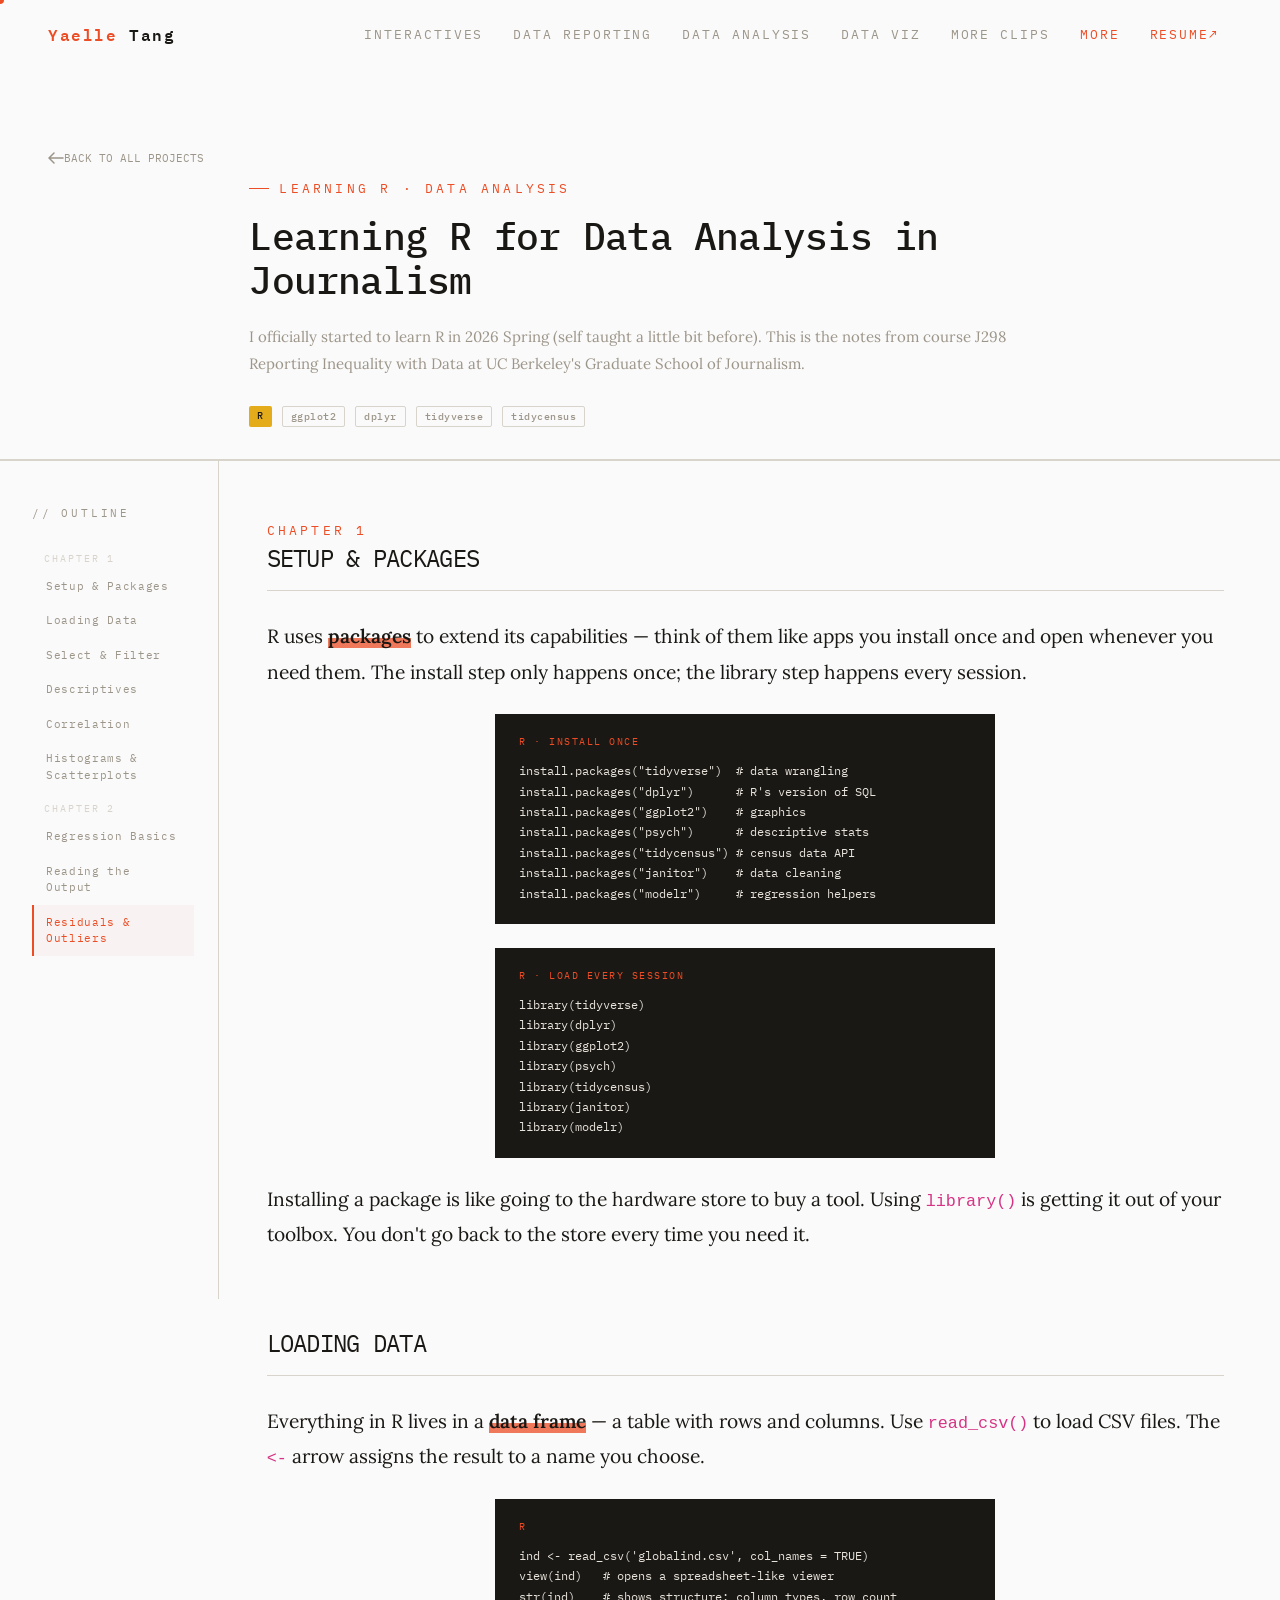
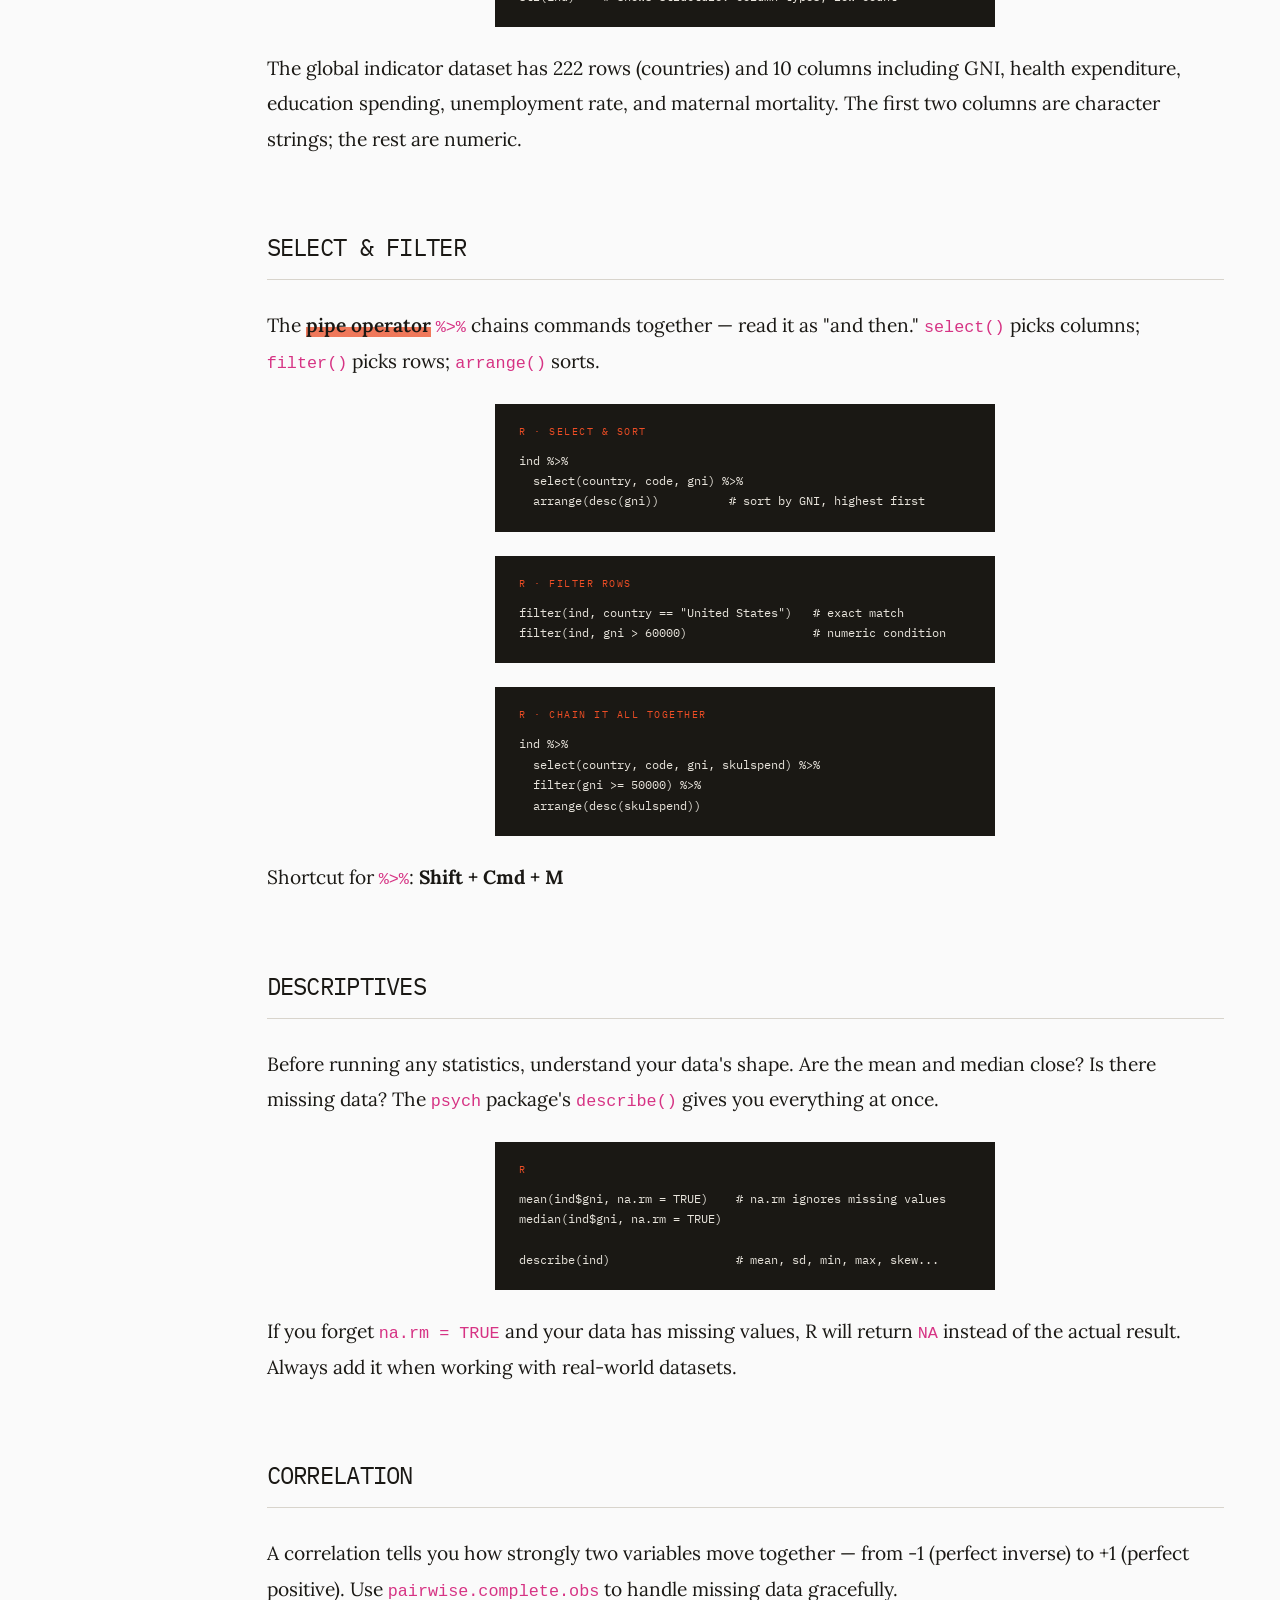
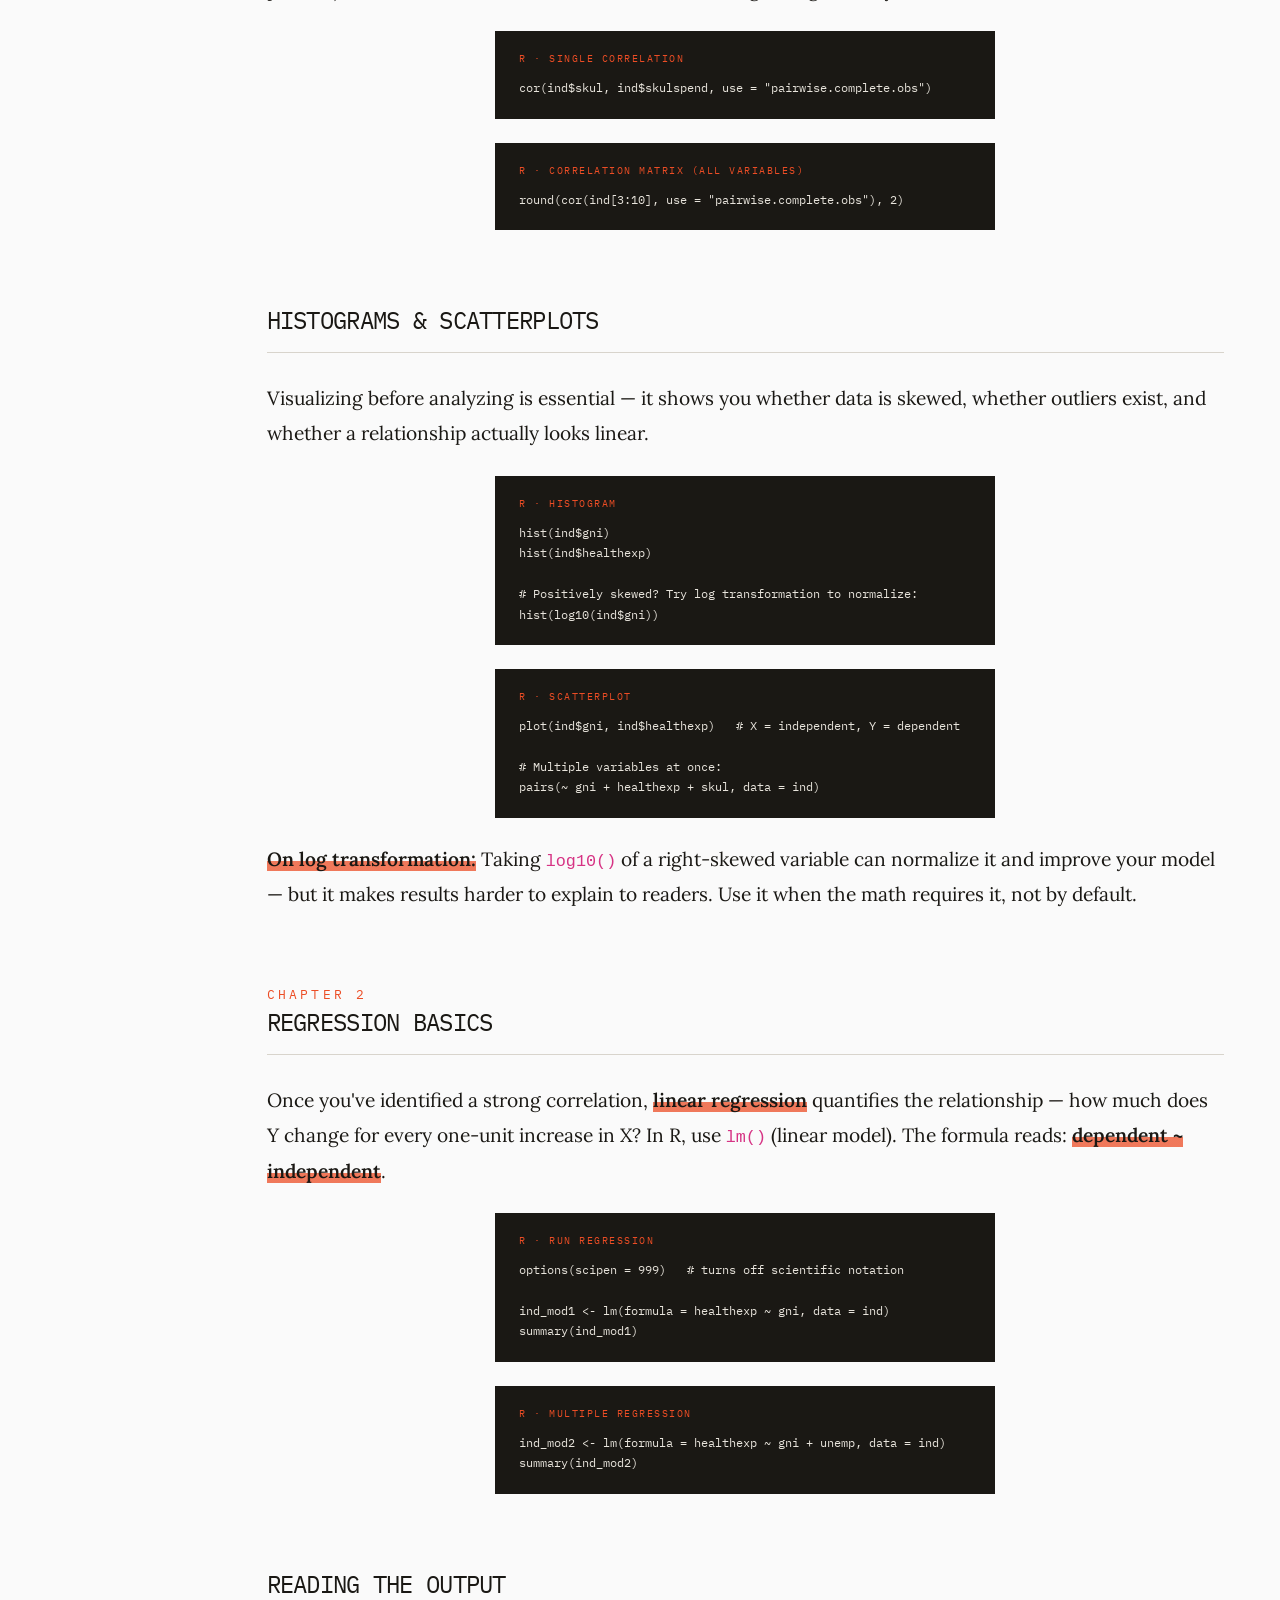
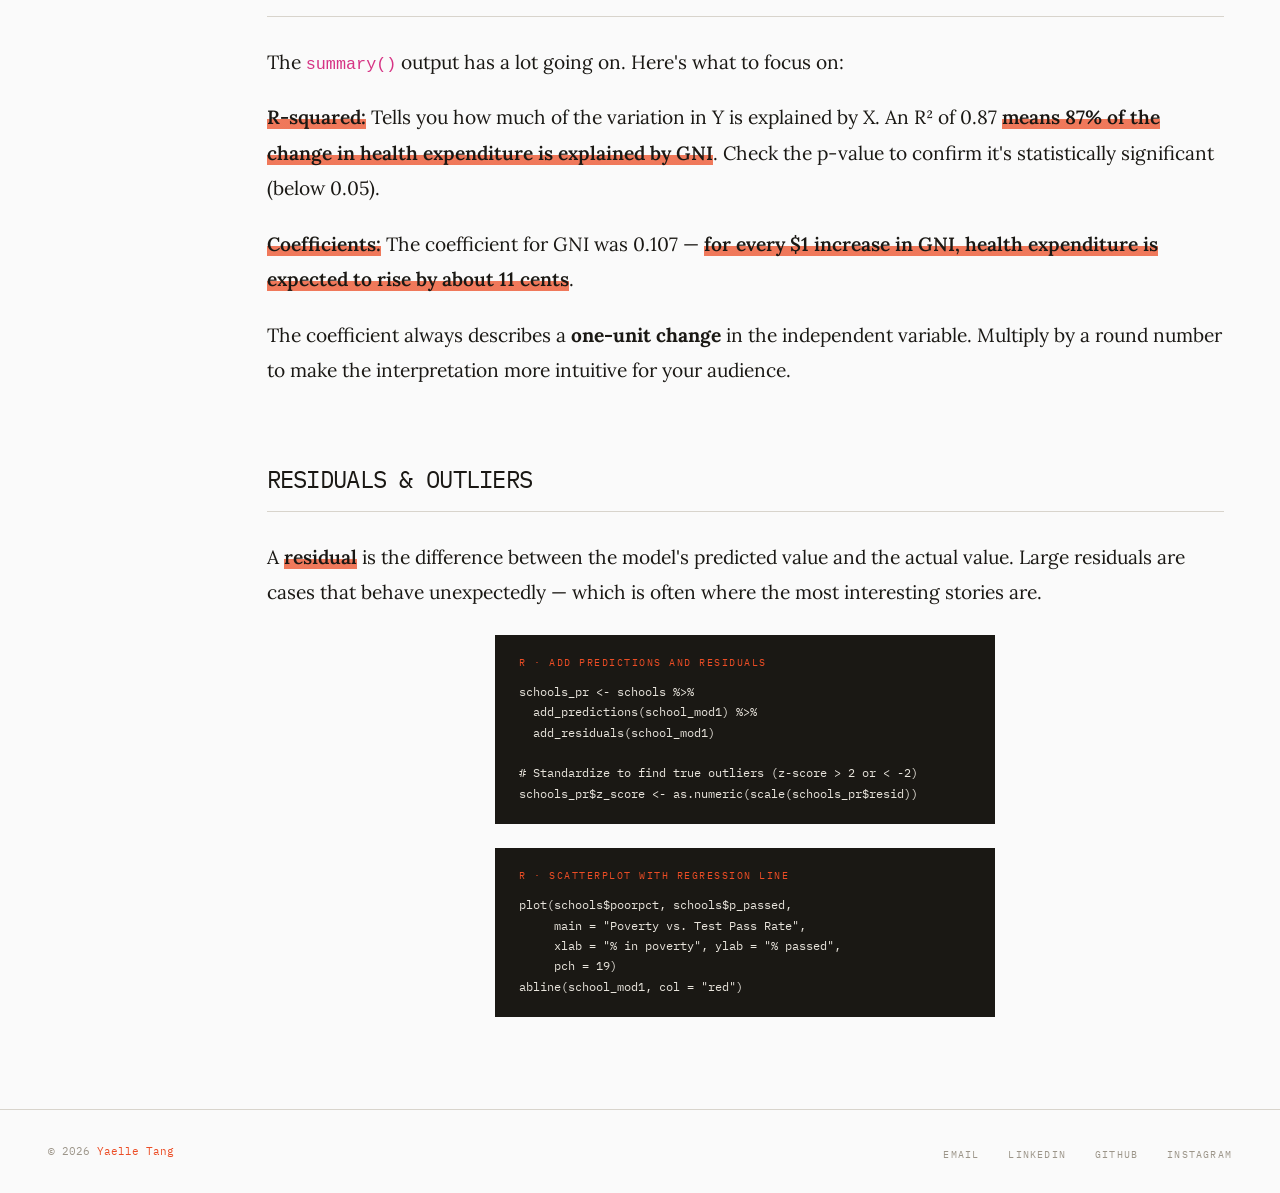
<file: projects/r-notes.html>
<!DOCTYPE html>
<html lang="en">

<head>
  <meta charset="UTF-8">
  <meta name="viewport" content="width=device-width, initial-scale=1.0">
  <title>R for Data Jounalism</title>

  <link rel="icon" type="image/png" href="../img/icon.png" />

  <!-- Google font -->
  <link rel="preconnect" href="https://fonts.googleapis.com">
  <link
    href="https://fonts.googleapis.com/css2?family=IBM+Plex+Mono:ital,wght@0,400;0,500;0,600;1,400&family=Lora:ital,wght@0,400;0,600;1,400&display=swap"
    rel="stylesheet">

  <!-- Bootstrap 5 -->
  <link href="https://cdn.jsdelivr.net/npm/bootstrap@5.3.3/dist/css/bootstrap.min.css" rel="stylesheet">

  <!-- CSS -->
  <link rel="stylesheet" href="../css/style.css">
  <link rel="stylesheet" href="../css/subpage.css">
</head>



<body>

  <div class="cursor" id="cursor"></div>

  <!-- =====NAV===== -->
  <nav class="navbar navbar-expand-lg fixed-top" id="mainNav">
    <div class="container-fluid px-5">
      <a class="navbar-brand" href="../index.html"><span>Yaelle </span>Tang</a>
      <div class="d-flex gap-1 align-items-center">
        <a class="nav-link" href="../index.html#interactives">Interactives</a>
        <a class="nav-link" href="../index.html#data-reporting">Data Reporting</a>
        <a class="nav-link" href="../index.html#analysis">Data Analysis</a>
        <a class="nav-link" href="../index.html#dataviz">Data Viz</a>
        <a class="nav-link" href="../index.html#more-clips">More Clips</a>
        <a class="nav-link hi" href="../index.html#about">More</a>
        <a class="nav-link hi" href="../YaelleTang_Resume_2026.pdf" target="_blank">Resume↗</a>
      </div>
    </div>
  </nav>

  <!-- ═══════════════════════════════════════
       PROJECT HERO
  ═══════════════════════════════════════ -->
  <section class="project-hero mt-5">
    <div class="container-fluid px-5 mt-3">

      <!-- back link -->
      <div class="mb-2">
        <a href="../index.html" class="back-link">
          <svg width="16" height="12" viewBox="0 0 16 12" fill="none">
            <path d="M6 1L1 6L6 11M15 6H1" stroke="currentColor" stroke-width="1.5" stroke-linecap="round" />
          </svg>
          Back to all projects
        </a>
      </div>

      <div class="row align-items-stretch justify-content-center">
        <!-- Top summary -->
        <div class="col-lg-8 d-flex flex-column justify-content-center">
          <div class="project-eyebrow">Learning R · Data Analysis</div>
          <h1 class="project-title">Learning R for
            Data Analysis in Journalism</h1>
          <p class="project-summary">
            I officially started to learn R in 2026 Spring (self taught a little bit before). This is the notes from
            course <span>J298 Reporting Inequality with Data</span> at UC Berkeley's Graduate School of Journalism.
          </p>
          <div class="project-hero-tags">
            <span class="tag tag-yellow">R</span><span class="tag tag-outline">ggplot2</span><span
              class="tag tag-outline">dplyr</span><span class="tag tag-outline">tidyverse</span><span
              class="tag tag-outline">tidycensus</span>
          </div>
        </div>

      </div>

    </div>
  </section>

  <!-- ═══════════════════════════════════════
       Notes
  ═══════════════════════════════════════ -->
  <div class="work-section">
    <div class="container-fluid px-2">
      <div class="row g-0">

        <!-- sticky sidebar -->
        <div class="col-lg-2 d-none d-lg-block">
          <div class="work-sidebar">
            <span class="sidebar-label">// Outline</span>
          </div>
        </div>

        <!-- Main content -->
        <div class="col-lg-10 col-12">
          <div class="work-main">

            <!-- ══════ CHAPTER 1 ══════ -->
            <div class="work-block" id="c1-1">
              <div class="chapter-title" id="c1">
                Chapter 1
              </div>
              <div class="block-header">
                <span class="block-title"> Setup & Packages</span>
              </div>
              <p class="section-body">
                R uses <span>packages</span> to extend its capabilities — think of them like apps you install once
                and open whenever you need them. The install step only happens once; the library step happens every
                session.
              </p>
              <div class="code-block">
                <div class="code-label">R · install once</div>
                <pre>install.packages("tidyverse")  # data wrangling
install.packages("dplyr")      # R's version of SQL
install.packages("ggplot2")    # graphics
install.packages("psych")      # descriptive stats
install.packages("tidycensus") # census data API
install.packages("janitor")    # data cleaning
install.packages("modelr")     # regression helpers</pre>
              </div>
              <div class="code-block">
                <div class="code-label">R · load every session</div>
                <pre>library(tidyverse)
library(dplyr)
library(ggplot2)
library(psych)
library(tidycensus)
library(janitor)
library(modelr)</pre>
              </div>
              <p class="section-body"> Installing a package is like going to the hardware
                store to buy a tool.
                Using <code>library()</code> is getting it out of your toolbox. You don't go back to the store every
                time you need it.</p>


            </div>


            <div class="work-block" id="c1-2">
              <div class="block-header">
                <span class="block-title">Loading Data</span>
              </div>
              <p class="section-body">
                Everything in R lives in a <span>data frame</span> — a table with rows and columns. Use
                <code>read_csv()</code> to load CSV files. The <code>&lt;-</code> arrow assigns the result to a name you
                choose.
              </p>
              <div class="code-block">
                <div class="code-label">R</div>
                <pre>ind <- read_csv('globalind.csv', col_names = TRUE)
view(ind)   # opens a spreadsheet-like viewer
str(ind)    # shows structure: column types, row count</pre>
              </div>
              <p class="section-body">
                The global indicator dataset has 222 rows (countries) and 10 columns including GNI, health expenditure,
                education spending, unemployment rate, and maternal mortality. The first two columns are character
                strings; the rest are numeric.
              </p>
            </div>

            <div class="work-block" id="c1-3">
              <div class="block-header">
                <span class="block-title">Select & Filter</span>
              </div>
              <p class="section-body">
                The <span>pipe operator</span> <code>%&gt;%</code> chains commands together — read it as "and then."
                <code>select()</code> picks columns; <code>filter()</code> picks rows; <code>arrange()</code> sorts.
              </p>
              <div class="code-block">
                <div class="code-label">R · select & sort</div>
                <pre>ind %>%
  select(country, code, gni) %>%
  arrange(desc(gni))          # sort by GNI, highest first</pre>
              </div>
              <div class="code-block">
                <div class="code-label">R · filter rows</div>
                <pre>filter(ind, country == "United States")   # exact match
filter(ind, gni > 60000)                  # numeric condition</pre>
              </div>
              <div class="code-block">
                <div class="code-label">R · chain it all together</div>
                <pre>ind %>%
  select(country, code, gni, skulspend) %>%
  filter(gni >= 50000) %>%
  arrange(desc(skulspend))</pre>
              </div>
              <p class="section-body">
                Shortcut for <code>%&gt;%</code>: <strong>Shift + Cmd + M</strong>
              </p>
            </div>

            <div class="work-block" id="c1-4">
              <div class="block-header">
                <span class="block-title">Descriptives</span>
              </div>
              <p class="section-body">
                Before running any statistics, understand your data's shape. Are the mean and median close? Is there
                missing data? The <code>psych</code> package's <code>describe()</code> gives you everything at once.
              </p>
              <div class="code-block">
                <div class="code-label">R</div>
                <pre>mean(ind$gni, na.rm = TRUE)    # na.rm ignores missing values
median(ind$gni, na.rm = TRUE)

describe(ind)                  # mean, sd, min, max, skew...</pre>
              </div>
              <p class="section-body">
                If you forget <code>na.rm = TRUE</code> and your data has missing values, R
                will return <code>NA</code> instead of the actual result. Always add it when working with real-world
                datasets.
              </p>
            </div>

            <div class="work-block" id="c1-5">
              <div class="block-header">
                <span class="block-title">Correlation</span>
              </div>
              <p class="section-body">
                A correlation tells you how strongly two variables move together — from -1 (perfect inverse) to +1
                (perfect positive). Use <code>pairwise.complete.obs</code> to handle missing data gracefully.
              </p>
              <div class="code-block">
                <div class="code-label">R · single correlation</div>
                <pre>cor(ind$skul, ind$skulspend, use = "pairwise.complete.obs")</pre>
              </div>
              <div class="code-block">
                <div class="code-label">R · correlation matrix (all variables)</div>
                <pre>round(cor(ind[3:10], use = "pairwise.complete.obs"), 2)</pre>
              </div>
            </div>

            <div class="work-block" id="c1-6">
              <div class="block-header">
                <span class="block-title">Histograms & Scatterplots</span>
              </div>
              <p class="section-body">
                Visualizing before analyzing is essential — it shows you whether data is skewed, whether outliers exist,
                and whether a relationship actually looks linear.
              </p>
              <div class="code-block">
                <div class="code-label">R · histogram</div>
                <pre>hist(ind$gni)
hist(ind$healthexp)

# Positively skewed? Try log transformation to normalize:
hist(log10(ind$gni))</pre>
              </div>
              <div class="code-block">
                <div class="code-label">R · scatterplot</div>
                <pre>plot(ind$gni, ind$healthexp)   # X = independent, Y = dependent

# Multiple variables at once:
pairs(~ gni + healthexp + skul, data = ind)</pre>
              </div>
              <p class="section-body">
                <span>On log transformation:</span> Taking <code>log10()</code> of a right-skewed variable can
                normalize it and improve your model — but it makes results harder to explain to readers. Use it when the
                math requires it, not by default.
              </p>
            </div>

            <!-- ══════ CHAPTER 2 ══════ -->
            <div class="work-block" id="c2-1">
              <div class="chapter-title" id="c2">
                Chapter 2
              </div>
              <div class="block-header">
                <span class="block-title">Regression Basics</span>
              </div>
              <p class="section-body">
                Once you've identified a strong correlation, <span>linear regression</span> quantifies the
                relationship — how much does Y change for every one-unit increase in X? In R, use <code>lm()</code>
                (linear model). The formula reads: <span>dependent ~ independent</span>.
              </p>
              <div class="code-block">
                <div class="code-label">R · run regression</div>
                <pre>options(scipen = 999)   # turns off scientific notation

ind_mod1 <- lm(formula = healthexp ~ gni, data = ind)
summary(ind_mod1)</pre>
              </div>
              <div class="code-block">
                <div class="code-label">R · multiple regression</div>
                <pre>ind_mod2 <- lm(formula = healthexp ~ gni + unemp, data = ind)
summary(ind_mod2)</pre>
              </div>
            </div>

            <div class="work-block" id="c2-2">
              <div class="block-header">
                <span class="block-title"> Reading the Output</span>
              </div>
              <p class="section-body">
                The <code>summary()</code> output has a lot going on. Here's what to focus on:
              </p>
              <p class="section-body">
                <span>R-squared:</span> Tells you how much of the variation in Y is explained by X. An R² of 0.87
                <span>means 87% of the change in health expenditure is explained by GNI</span>. Check the
                p-value to confirm it's statistically significant (below 0.05).
              </p>
              <p class="section-body">
                <span>Coefficients:</span> The coefficient for GNI was 0.107 — <span>for every $1
                  increase in GNI, health expenditure is expected to rise by about 11 cents</span>.
              </p>
              <p class="section-body">
                The coefficient always describes a <strong>one-unit change</strong> in the independent variable.
                Multiply by a round number to make the interpretation more intuitive for your audience.
              </p>
            </div>

            <div class="work-block" id="c2-3">
              <div class="block-header">
                <span class="block-title">Residuals & Outliers</span>
              </div>
              <p class="section-body">
                A <span>residual</span> is the difference between the model's predicted value and the actual value.
                Large residuals are cases that behave unexpectedly — which is often where the most interesting stories
                are.
              </p>
              <div class="code-block">
                <div class="code-label">R · add predictions and residuals</div>
                <pre>schools_pr <- schools %>%
  add_predictions(school_mod1) %>%
  add_residuals(school_mod1)

# Standardize to find true outliers (z-score > 2 or < -2)
schools_pr$z_score <- as.numeric(scale(schools_pr$resid))</pre>
              </div>
              <div class="code-block">
                <div class="code-label">R · scatterplot with regression line</div>
                <pre>plot(schools$poorpct, schools$p_passed,
     main = "Poverty vs. Test Pass Rate",
     xlab = "% in poverty", ylab = "% passed",
     pch = 19)
abline(school_mod1, col = "red")</pre>
              </div>
            </div>

          </div><!-- /work-main -->
        </div>
      </div>
    </div>
    <!-- FOOTER -->
    <footer class="site-footer">
      <div class="container-fluid px-5 d-flex justify-content-between align-items-center">
        <div class="footer-copy">&copy; 2026 <span>Yaelle Tang</span></div>
        <div>
          <a class="footer-link" href="mailto:yueyang_tang@berkeley.edu">Email</a>
          <a class="footer-link" href="https://www.linkedin.com/in/yaelle-yueyang-tang" target="_blank">LinkedIn</a>
          <a class="footer-link" href="https://github.com/Yaelle-Tang" target="_blank">GitHub</a>
          <a class="footer-link" href="https://www.instagram.com/yaelle_tyy/" target="_blank">Instagram</a>
        </div>
      </div>
    </footer>
    <script src="https://cdn.jsdelivr.net/npm/bootstrap@5.3.3/dist/js/bootstrap.bundle.min.js"></script>
    <script src="../js/main.js"></script>
    <script src="../js/sidebar.js"></script>
</body>

</html>
</file>
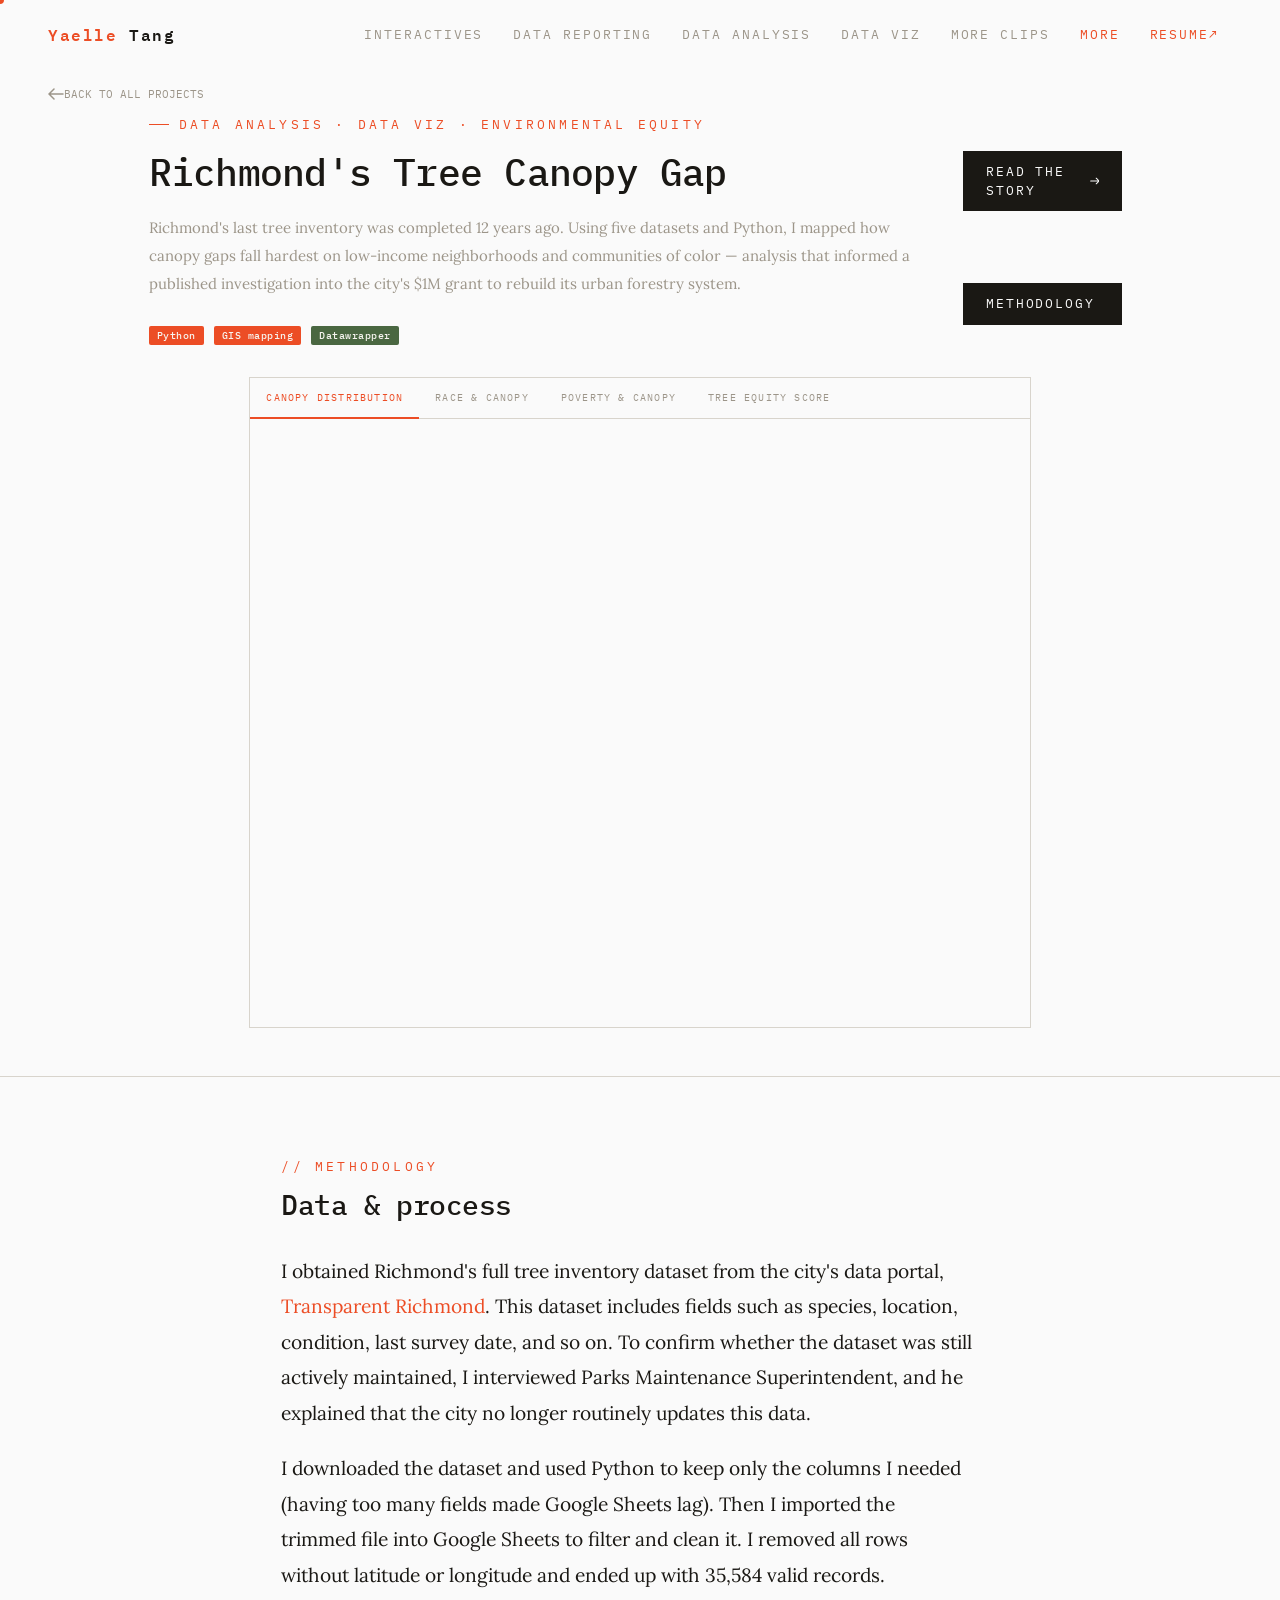
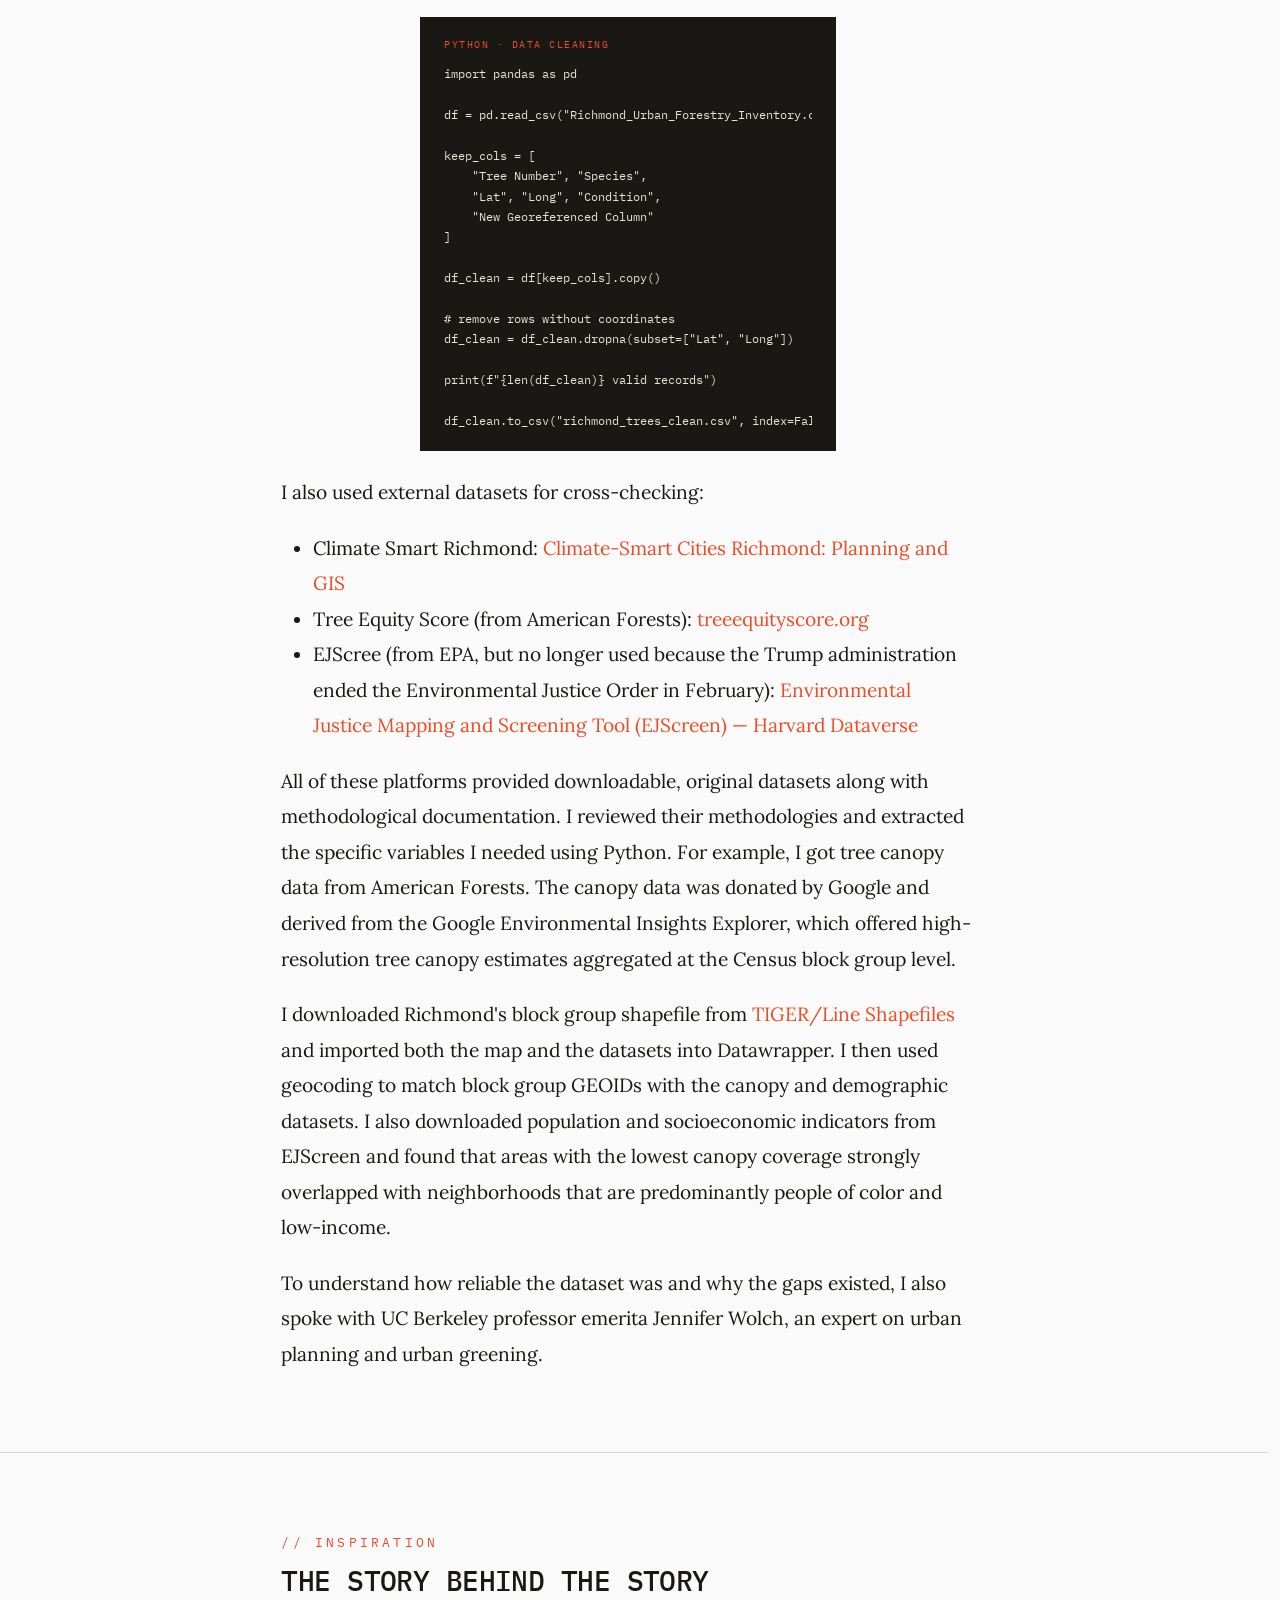
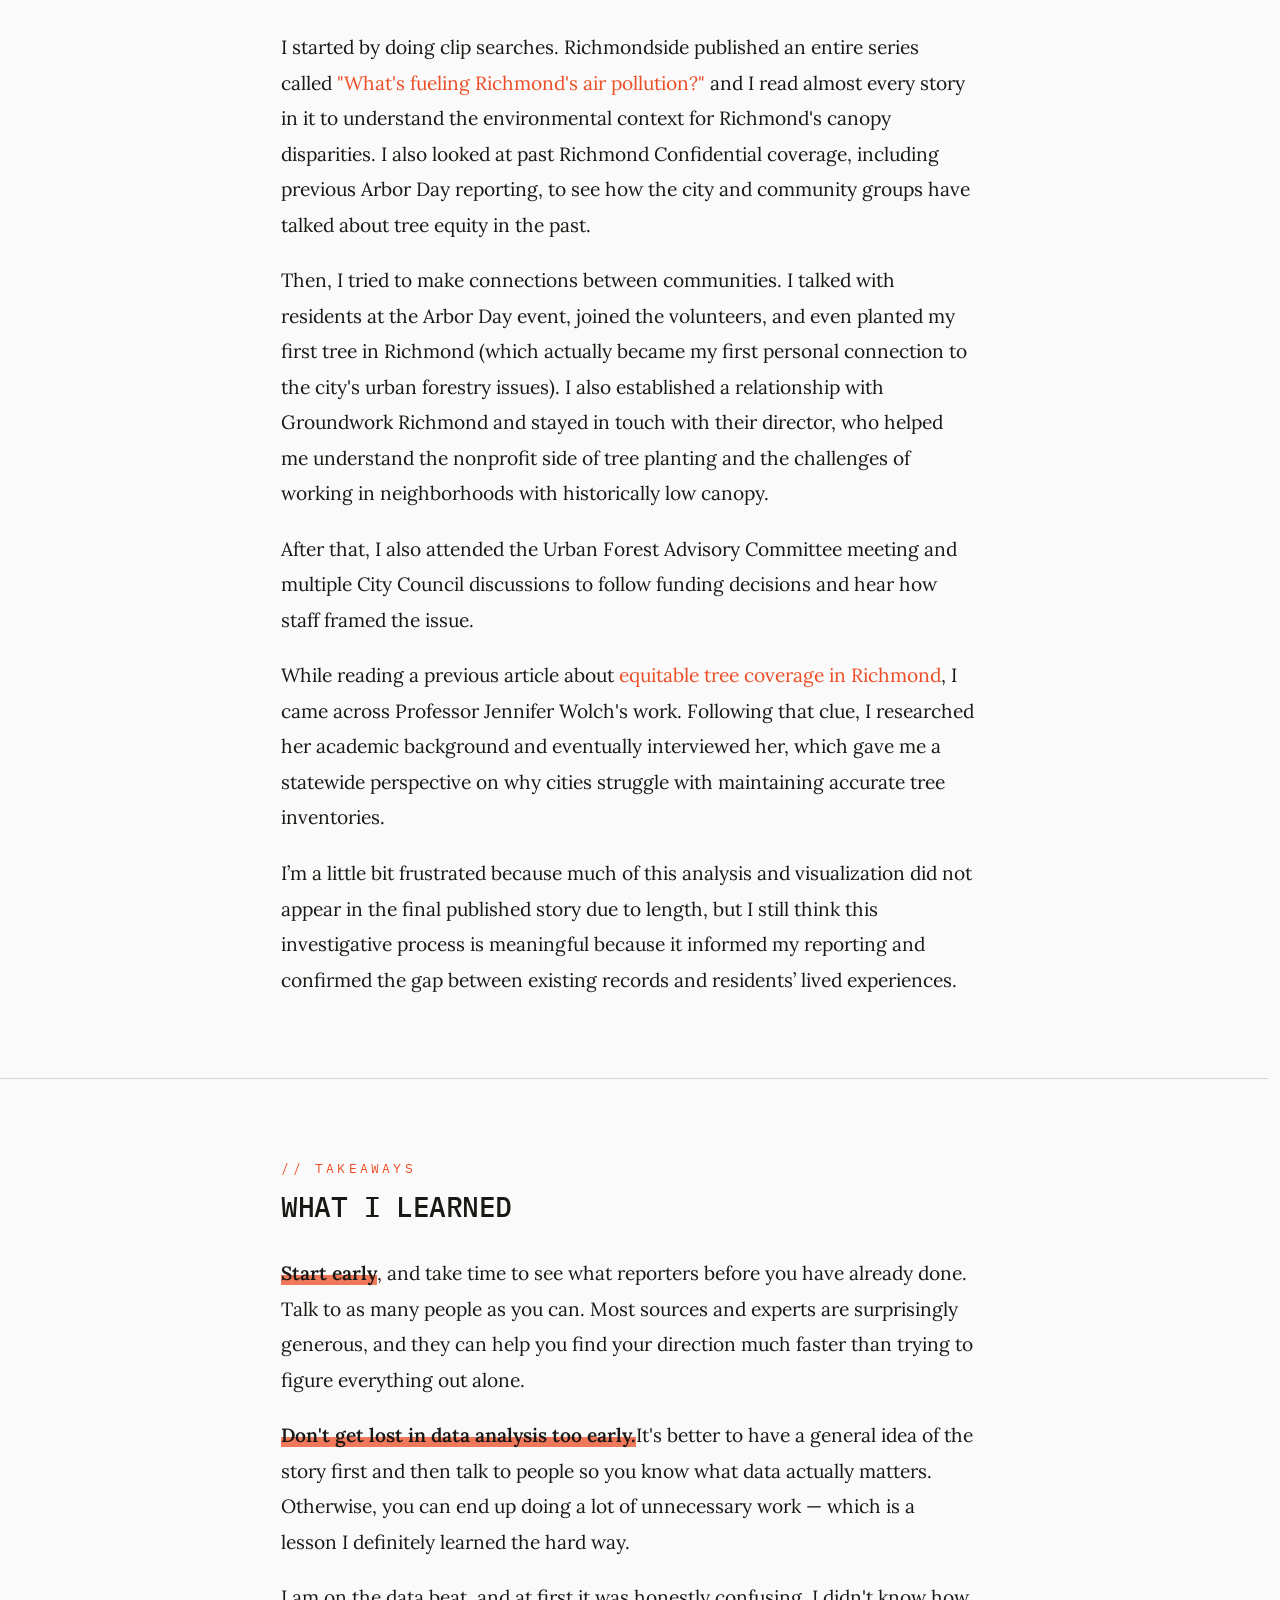
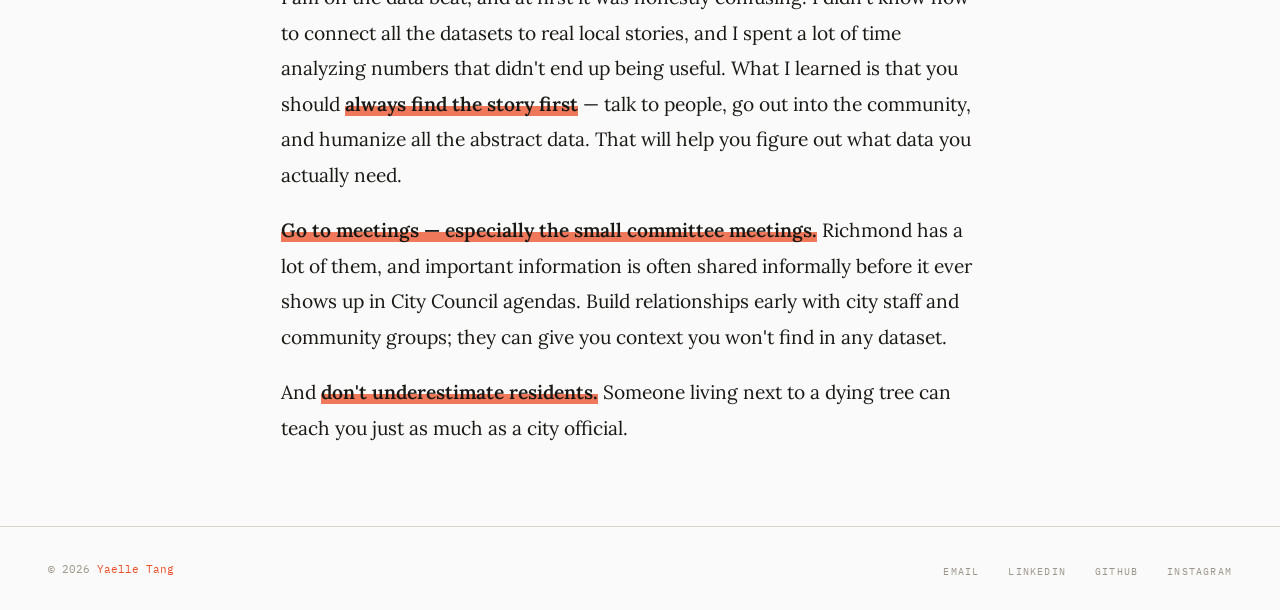
<file: projects/trees.html>
<!DOCTYPE html>
<html lang="en">

<head>
  <meta charset="UTF-8">
  <meta name="viewport" content="width=device-width, initial-scale=1.0">
  <title>Richmond's Tree Canopy Gap — Yaelle Tang</title>
  <link rel="preconnect" href="https://fonts.googleapis.com">
  <link
    href="https://fonts.googleapis.com/css2?family=IBM+Plex+Mono:ital,wght@0,400;0,500;0,600;1,400&family=Lora:ital,wght@0,400;0,600;1,400&display=swap"
    rel="stylesheet">
  <link href="https://cdn.jsdelivr.net/npm/bootstrap@5.3.3/dist/css/bootstrap.min.css" rel="stylesheet">
  <link rel="stylesheet" href="../css/style.css">
  <link rel="stylesheet" href="../css/subpage.css">
  <link rel="icon" type="image/png" href="../img/icon.png" />
</head>

<body>

  <div class="cursor" id="cursor"></div>

  <!-- NAV -->
  <nav class="navbar navbar-expand-lg fixed-top" id="mainNav">
    <div class="container-fluid px-5">
      <a class="navbar-brand" href="../index.html"><span>Yaelle </span>Tang</a>
      <div class="d-flex gap-1 align-items-center">
        <a class="nav-link" href="../index.html#interactives">Interactives</a>
        <a class="nav-link" href="../index.html#data-reporting">Data Reporting</a>
        <a class="nav-link" href="../index.html#analysis">Data Analysis</a>
        <a class="nav-link" href="../index.html#dataviz">Data Viz</a>
        <a class="nav-link" href="../index.html#more-clips">More Clips</a>
        <a class="nav-link hi" href="../index.html#about">More</a>
        <a class="nav-link hi" href="../YaelleTang_Resume_2026.pdf" target="_blank">Resume↗</a>
      </div>
    </div>
  </nav>

  <!-- ═══════════════════════════════════════
       PROJECT HERO
  ═══════════════════════════════════════ -->
  <section class="project-hero">
    <div class="container-fluid px-5">

      <!-- back link -->
      <div class="mb-2">
        <a href="../index.html" class="back-link">
          <svg width="16" height="12" viewBox="0 0 16 12" fill="none">
            <path d="M6 1L1 6L6 11M15 6H1" stroke="currentColor" stroke-width="1.5" stroke-linecap="round" />
          </svg>
          Back to all projects
        </a>
      </div>

      <div class="row align-items-stretch justify-content-center">

        <!-- Top Summary -->
        <div class="col-lg-8 col-12 d-flex flex-column justify-content-center">
          <div class="project-eyebrow">Data Analysis · Data Viz · Environmental Equity</div>
          <h1 class="project-title">Richmond's Tree Canopy Gap</h1>
          <p class="project-summary">
            Richmond's last tree inventory was completed 12 years ago. Using five datasets and Python,
            I mapped how canopy gaps fall hardest on low-income neighborhoods and communities of color — analysis that
            informed a published investigation into the city's $1M grant to rebuild its urban forestry system.
          </p>
          <div class="project-hero-tags">
            <span class="tag tag-red">Python</span><span class="tag tag-red">GIS mapping</span><span
              class="tag tag-green">Datawrapper</span>
          </div>
        </div>

        <!-- buttons -->
        <div class="col-lg-2 d-lg-flex col-8 mb-3 flex-wrap justify-content-center align-items-center ">
          <a href="https://richmondconfidential.org/2025/12/08/richmond-stopped-keeping-track-of-its-trees-but-a-grant-funded-plan-is-in-place-to-change-that/"
            target="_blank" class="project-cta">
            Read the story
            <svg width="14" height="10" viewBox="0 0 14 10" fill="none">
              <path d="M9 1L13 5L9 9M1 5H13" stroke="currentColor" stroke-width="1.5" stroke-linecap="round" />
            </svg>
          </a>
          <a href="#methodology" class="project-cta">
            Methodology
            <svg width="14" height="10" viewBox="0 0 14 10" fill="none">
              <path d="M9 1L13 5L9 9M1 5H13" stroke="currentColor" stroke-width="1.5" stroke-linecap="round" />
            </svg>
          </a>
        </div>

        <!-- Center: viz carousel -->
        <div class="col-lg-8 col-12">
          <div class="viz-carousel mb-5">
            <div class="viz-tabs">
              <button class="viz-tab active" data-panel="0">Canopy Distribution</button>
              <button class="viz-tab" data-panel="1">Race & Canopy</button>
              <button class="viz-tab" data-panel="2">Poverty & Canopy</button>
              <button class="viz-tab" data-panel="3">Tree Equity Score</button>
            </div>

            <div class="viz-panels">

              <div class="viz-panel active">
                <div style="min-height:620px" id="datawrapper-vis-aju9N">
                  <script type="text/javascript" defer src="https://datawrapper.dwcdn.net/aju9N/embed.js"
                    charset="utf-8" data-target="#datawrapper-vis-aju9N"></script><noscript><img
                      src="https://datawrapper.dwcdn.net/aju9N/full.png"
                      alt="Tree Canopy Distribution in Richmond, California (Choropleth map)" /></noscript>
                </div>
              </div>

              <div class="viz-panel">
                <div style="min-height:620px" id="datawrapper-vis-Zy8aP">
                  <script type="text/javascript" defer src="https://datawrapper.dwcdn.net/Zy8aP/embed.js"
                    charset="utf-8" data-target="#datawrapper-vis-Zy8aP"></script><noscript><img
                      src="https://datawrapper.dwcdn.net/Zy8aP/full.png"
                      alt="Percent Population of Color, Richmond, CA (Choropleth map)" /></noscript>
                </div>
              </div>

              <div class="viz-panel">
                <div style="min-height:620px" id="datawrapper-vis-WIQZA">
                  <script type="text/javascript" defer src="https://datawrapper.dwcdn.net/WIQZA/embed.js"
                    charset="utf-8" data-target="#datawrapper-vis-WIQZA"></script><noscript><img
                      src="https://datawrapper.dwcdn.net/WIQZA/full.png"
                      alt="Percent Population of Poverty, Richmond, California (Choropleth map)" /></noscript>
                </div>
              </div>

              <div class="viz-panel">
                <div style="min-height:495px" id="datawrapper-vis-1i9bp">
                  <script type="text/javascript" defer src="https://datawrapper.dwcdn.net/1i9bp/embed.js"
                    charset="utf-8" data-target="#datawrapper-vis-1i9bp"></script><noscript><img
                      src="https://datawrapper.dwcdn.net/1i9bp/full.png"
                      alt="Richmond’s Tree Equity Score Below the County Average (Column Chart)" /></noscript>
                </div>
              </div>

            </div>
            <!-- <div class="viz-caption" id="vizCaption">
              Tree canopy percentage by census block group · Source: American Forests / Google Environmental Insights
              Explorer · Map: Yueyang Tang
            </div> -->
          </div>
        </div><!-- viz carousel -->

      </div>
    </div>
  </section>

  <!-- ═══════════════════════════════════════
       METHODOLOGY
  ═══════════════════════════════════════ -->
  <section class="subpage-section container-fluid px-5 justify-content-center row" id="methodology">
    <div class="col-lg-8 col-12 px-5">
      <div class="section-label">// methodology</div>
      <h2 class="section-title">Data & process</h2>
      <p class="section-body">
        I obtained Richmond's full tree inventory dataset from the city's data portal,
        <a href="https://www.transparentrichmond.org/Environmental-and-Health-Initiatives/Richmond-Urban-Forestry-Inventory/pev4-ymun/data_preview"
          target="_blank">Transparent Richmond</a>.
        This dataset includes fields such as species, location, condition, last survey date, and so on.
        To confirm whether the dataset was still actively maintained, I interviewed Parks Maintenance
        Superintendent, and he explained that the city no longer routinely updates this data.
      </p>

      <p class="section-body">
        I downloaded the dataset and used Python to keep only the columns I needed (having too many
        fields made Google Sheets lag). Then I imported the trimmed file into Google Sheets to filter
        and clean it. I removed all rows without latitude or longitude and ended up with
        35,584 valid records.
      </p>

      <!-- Code screenshot -->
      <div class="code-block">
        <div class="code-label">Python · data cleaning</div>
        <pre>import pandas as pd

df = pd.read_csv("Richmond_Urban_Forestry_Inventory.csv")

keep_cols = [
    "Tree Number", "Species",
    "Lat", "Long", "Condition",
    "New Georeferenced Column"
]

df_clean = df[keep_cols].copy()

# remove rows without coordinates
df_clean = df_clean.dropna(subset=["Lat", "Long"])

print(f"{len(df_clean)} valid records")

df_clean.to_csv("richmond_trees_clean.csv", index=False)</pre>
      </div>

      <p class="section-body">I also used external datasets for cross-checking:</p>

      <ul class="section-body">
        <li>Climate Smart Richmond: <a href="https://experience.arcgis.com/experience/a5e95bc3fc984f3c8a7b719e3e4b8ab1"
            target="_blank">Climate-Smart Cities Richmond: Planning and GIS</a></li>
        <li>Tree Equity Score (from American Forests): <a
            href="https://www.treeequityscore.org/insights/place/richmond-ca" target="_blank">treeequityscore.org</a>
        </li>
        <li>EJScree (from EPA, but no longer used because the Trump administration ended the Environmental Justice Order
          in February): <a href="https://dataverse.harvard.edu/dataset.xhtml?persistentId=doi:10.7910/DVN/LIXQMD"
            target="_blank">Environmental Justice Mapping and Screening Tool (EJScreen) — Harvard Dataverse</a></li>
      </ul>

      <p class="section-body">
        All of these platforms provided downloadable, original datasets along with methodological
        documentation. I reviewed their methodologies and extracted the specific variables I needed
        using Python. For example, I got tree canopy data from American Forests. The canopy data was
        donated by Google and derived from the Google Environmental Insights Explorer, which offered
        high-resolution tree canopy estimates aggregated at the Census block group level.
      </p>

      <p class="section-body">
        I downloaded Richmond's block group shapefile from
        <a href="https://www.census.gov/geographies/mapping-files/time-series/geo/tiger-line-file.html"
          target="_blank">TIGER/Line Shapefiles</a>
        and imported both the map and the datasets into Datawrapper. I then used geocoding to match
        block group GEOIDs with the canopy and demographic datasets. I also downloaded population and
        socioeconomic indicators from EJScreen and found that areas with the lowest canopy coverage
        strongly overlapped with neighborhoods that are predominantly people of color and low-income.
      </p>

      <p class="section-body">
        To understand how reliable the dataset was and why the gaps existed, I also spoke with
        UC Berkeley professor emerita Jennifer Wolch, an expert on urban planning
        and urban greening.
      </p>
    </div>
  </section>

  <!-- ═══════════════════════════════════════
       THE STORY BEHIND THE STORY
  ═══════════════════════════════════════ -->
  <section class="subpage-section container-fluid px-5 justify-content-center row">
    <div class="col-lg-8 col-12 px-5">
      <div class="section-label">// Inspiration</div>
      <h2 class="section-title">THE STORY BEHIND THE STORY</h2>
      <p class="section-body">
        I started by doing clip searches. Richmondside published an entire series called
        <a href="https://richmondside.org/topics/whats-fueling-richmonds-air-pollution/" target="_blank">
          "What's fueling Richmond's air pollution?"</a> and I read almost every story in it to understand
        the environmental context for Richmond's canopy disparities. I also looked at past Richmond
        Confidential coverage, including previous Arbor Day reporting, to see how the city and community
        groups have talked about tree equity in the past.
      </p>

      <p class="section-body">
        Then, I tried to make connections between communities. I talked with residents at the Arbor Day
        event, joined the volunteers, and even planted my first tree in Richmond (which actually became
        my first personal connection to the city's urban forestry issues). I also established a
        relationship with Groundwork Richmond and stayed in touch with their director, who helped me
        understand the nonprofit side of tree planting and the challenges of working in neighborhoods
        with historically low canopy.
      </p>

      <p class="section-body">
        After that, I also attended the Urban Forest Advisory Committee meeting and multiple City Council
        discussions to follow funding decisions and hear how staff framed the issue.
      </p>

      <p class="section-body">
        While reading a previous article about
        <a href="https://richmondconfidential.org/2021/04/22/environmentalists-push-to-expand-richmonds-urban-forest/"
          target="_blank">
          equitable tree coverage in Richmond</a>, I came across Professor Jennifer Wolch's work.
        Following that clue, I researched her academic background and eventually interviewed her, which
        gave me a statewide perspective on why cities struggle with maintaining accurate tree inventories.
      </p>
      <p class="section-body">I’m a little bit frustrated because much of this analysis and visualization did not appear
        in the final
        published story due to length, but I still think this investigative process is meaningful because it informed my
        reporting and confirmed the gap between existing records and residents’ lived experiences.</p>
    </div>
  </section>



  <!-- ═══════════════════════════════════════
       LESSONS LEARNED
  ═══════════════════════════════════════ -->
  <section class="subpage-section container-fluid px-5 justify-content-center row" id="lessons">
    <div class="col-lg-8 col-12 px-5">
      <div class="section-label">// Takeaways</div>
      <h2 class="section-title">WHAT I LEARNED</h2>
      <p class="section-body">
        <span>Start early</span>, and take time to see what reporters before you have already done. Talk to as many
        people as you can. Most sources and experts are surprisingly generous, and they can help you find
        your direction much faster than trying to figure everything out alone.
      </p>

      <p class="section-body">
        <span>Don't get lost in data analysis too early.</span>It's better to have a general idea of the story first
        and then talk to people so you know what data actually matters. Otherwise, you can end up doing a
        lot of unnecessary work — which is a lesson I definitely learned the hard way.
      </p>

      <p class="section-body">
        I am on the data beat, and at first it was honestly confusing. I didn't know how to connect all
        the datasets to real local stories, and I spent a lot of time analyzing numbers that didn't end up
        being useful. What I learned is that you should <span>always find the story first</span> —
        talk to people, go out into the community, and humanize all the abstract data. That will help you
        figure out what data you actually need.
      </p>

      <p class="section-body">
        <span>Go to meetings — especially the small committee meetings.</span> Richmond has a lot of
        them, and important information is often shared informally before it ever shows up in City Council
        agendas. Build relationships early with city staff and community groups; they can give you context
        you won't find in any dataset.
      </p>

      <p class="section-body">
        And <span>don't underestimate residents.</span> Someone living next to a dying tree can teach you just as much
        as a city official.
      </p>
    </div>
  </section>

  <!-- FOOTER -->
  <footer class="site-footer">
    <div class="container-fluid px-5 d-flex justify-content-between align-items-center">
      <div class="footer-copy">&copy; 2026 <span>Yaelle Tang</span></div>
      <div>
        <a class="footer-link" href="mailto:yueyang_tang@berkeley.edu">Email</a>
        <a class="footer-link" href="https://www.linkedin.com/in/yaelle-yueyang-tang" target="_blank">LinkedIn</a>
        <a class="footer-link" href="https://github.com/Yaelle-Tang" target="_blank">GitHub</a>
        <a class="footer-link" href="https://www.instagram.com/yaelle_tyy/" target="_blank">Instagram</a>
      </div>
    </div>
  </footer>

  <script src="https://cdn.jsdelivr.net/npm/bootstrap@5.3.3/dist/js/bootstrap.bundle.min.js"></script>
  <script src="../js/main.js"></script>
  <script>
    // Viz carousel tabs
    const tabs = document.querySelectorAll('.viz-tab');
    const panels = document.querySelectorAll('.viz-panel');

    tabs.forEach((tab, i) => {
      tab.addEventListener('click', () => {
        tabs.forEach(t => t.classList.remove('active'));
        panels.forEach(p => p.classList.remove('active'));
        tab.classList.add('active');
        panels[i].classList.add('active');
        caption.textContent = captions[i];
      });
    });
  </script>

</body>

</html>
</file>
<file: css/style.css>
@import url('https://fonts.googleapis.com/css2?family=IBM+Plex+Mono:ital,wght@0,400;0,500;0,600;1,400&family=Lora:ital,wght@0,400;0,600;1,400&display=swap');

/* 小于768px：整个navbar隐藏 */
@media (max-width: 767px) {
  #mainNav {
    display: none !important;
  }
}

@media (min-width: 768px) and (max-width: 991px) {
  .navbar-brand {
    display: none !important;
  }
}

:root {
  --bg: #fafafa;
  /* --surface: #F0F0F0; */
  --surface: #fafafa;
  --text: #1A1814;
  --accent: #EC4D25;
  --highlight: rgba(236, 77, 37, 0.75);
  --green: #4A6741;
  --muted: #9C9589;
  --border: #D8D4CC;
  --mono: 'IBM Plex Mono', monospace;
  --serif: 'Lora', Georgia, serif;
}

/* ── BASE ── */
body {
  background: var(--bg);
  color: var(--text);
  font-family: var(--serif);
  cursor: none;
  font-size: 18px;
}

/* ── CURSOR ── */
.cursor {
  width: 8px;
  height: 8px;
  background: var(--accent);
  border-radius: 50%;
  position: fixed;
  top: 0;
  left: 0;
  pointer-events: none;
  z-index: 9999;
  transform: translate(-50%, -50%);
  transition: width .2s, height .2s, background .2s;
}

.cursor.hovering {
  width: 28px;
  height: 28px;
  background: transparent;
  border: 1.5px solid var(--accent);
}

/* ── NAV ── */
.navbar {
  background: var(--surface);
  backdrop-filter: blur(8px);
  border-bottom: 1px solid transparent;
  transition: border-color .3s;
  padding: 18px 0;
}

.navbar.scrolled {
  border-color: var(--border);
}

.navbar-brand {
  font-family: var(--mono);
  font-size: 1rem;
  font-weight: 600;
  letter-spacing: .1em;
  color: var(--text) !important;
}

.navbar-brand span {
  color: var(--accent);
}

.nav-link {
  font-family: var(--mono) !important;
  font-size: 0.8rem !important;
  letter-spacing: .15em !important;
  text-transform: uppercase !important;
  color: var(--muted) !important;
  padding: 6px 12px !important;
  border: 1px solid transparent;
  transition: color .2s, border-color .2s !important;
}

.nav-link:hover {
  color: var(--text) !important;
  border-color: var(--border);
}

.nav-link.hi {
  color: var(--accent) !important;
}

.nav-link.hi:hover {
  border-color: var(--accent);
}

/* ── HERO ── */
.hero-section {
  min-height: 100vh;
  display: flex;
  align-items: center;
  padding-top: 80px;
  padding-bottom: 40px;
}


.hero-title {
  font-family: var(--mono);
  font-size: 3.2rem;
  font-weight: 400;
  line-height: 1.1;
  letter-spacing: -0.08rem;
  margin-bottom: 24px;
}

.hero-title em {
  font-style: italic;
  color: var(--accent);
  font-weight: 400;
}

.hero-body {
  font-size: 1.2rem;
  color: var(--muted);
  line-height: 1.85;
  margin-bottom: 32px;
}

.hero-body span {
  color: var(--text);
  font-weight: 600;
  background: linear-gradient(180deg, transparent 60%, var(--highlight) 30%);
}

.hero-body a {
  color: var(--text);
  text-decoration: none;
  font-weight: 500;
  transition: color .2s;
  /* font-style: italic; */
}

.hero-body a:hover {
  color: var(--accent);
}

/* Buttons */
.btn-primary-custom {
  font-family: var(--mono);
  font-size: 11px;
  letter-spacing: .15em;
  text-transform: uppercase;
  color: var(--bg);
  background: var(--text);
  padding: 11px 26px;
  text-decoration: none;
  border: 1.5px solid var(--text);
  display: inline-block;
  transition: background .2s, border-color .2s;
}

.btn-primary-custom:hover {
  background: var(--accent);
  border-color: var(--accent);
  color: var(--bg);
}

.btn-ghost {
  font-family: var(--mono);
  font-size: 11px;
  letter-spacing: .15em;
  text-transform: uppercase;
  color: var(--muted);
  text-decoration: none;
  display: inline-flex;
  align-items: center;
  gap: 8px;
  transition: color .2s;
  position: relative;
}

.btn-ghost::after {
  content: '';
  position: absolute;
  bottom: -2px;
  left: 0;
  width: 0;
  height: 1px;
  background: var(--accent);
  transition: width .25s;
}

.btn-ghost:hover {
  color: var(--text);
}

.btn-ghost:hover::after {
  width: 100%;
}

.btn-ghost svg {
  transition: transform .2s;
}

.btn-ghost:hover svg {
  transform: translateX(3px);
}

/* Photo */
.hero-photo-wrap {
  position: relative;
  display: inline-block;
}

.hero-photo {
  width: 100%;
  height: auto;
  object-fit: cover;
  display: block;
  position: relative;
  z-index: 1;
}

.hero-photo-frame {
  position: absolute;
  top: 8px;
  left: 8px;
  width: 100%;
  height: 100%;
  border: 1.5px solid var(--accent);
  z-index: 0;
}

/* Social icons */
.hero-socials {
  display: flex;
  gap: 16px;
  justify-content: center;
  margin-top: 16px;
}

.hero-socials a {
  color: var(--muted);
  text-decoration: none;
  display: flex;
  transition: color .2s, transform .2s;
}

.hero-socials a:hover {
  color: var(--accent);
  transform: translateY(-2px);
}

/* ── WORK SECTION ── */
.work-section {
  border-top: 1px solid var(--border);
}

/* Sticky sidebar */
.work-sidebar {
  position: sticky;
  top: 62px;
  height: calc(100vh - 62px);
  border-right: 1px solid var(--border);
  padding: 44px 24px;
  background: var(--bg);
}

.sidebar-label {
  font-family: var(--mono);
  font-size: 0.7rem;
  letter-spacing: .25em;
  text-transform: uppercase;
  color: var(--muted);
  margin-bottom: 20px;
  display: block;
}

.sidebar-link {
  display: block;
  font-family: var(--mono);
  font-size: 11px;
  letter-spacing: .06em;
  color: var(--muted);
  text-decoration: none;
  padding: 9px 12px;
  border-left: 2px solid transparent;
  transition: color .2s, border-color .2s, background .2s;
}

.sidebar-link:hover {
  color: var(--text);
  background: var(--surface);
}

.sidebar-link.active {
  color: var(--accent);
  border-color: var(--accent);
  background: rgba(200, 75, 47, .04);
}

.sidebar-chaper {
  font-family: var(--mono);
  font-size: 0.6rem;
  letter-spacing: .2em;
  text-transform: uppercase;
  color: var(--border);
  padding: 16px 12px 6px;
}

/* Work main */
.work-main {
  padding: 60px 48px 20px;
}

.work-block {
  margin-bottom: 72px;
  scroll-margin-top: 80px;
}

.chapter-title {
  font-family: var(--mono);
  font-size: 0.8rem;
  letter-spacing: .25em;
  text-transform: uppercase;
  color: var(--accent);
  display: flex;
  align-items: center;
  gap: 12px;
}

.block-header {
  display: flex;
  align-items: baseline;
  gap: 14px;
  margin-bottom: 28px;
  padding-bottom: 14px;
  border-bottom: 1px solid var(--border);
}

.block-title {
  font-family: var(--mono);
  font-size: 1.5rem;
  letter-spacing: -.03em;
  text-transform: uppercase;
  color: var(--text);
}

.block-count {
  font-family: var(--mono);
  font-size: 0.6rem;
  color: var(--muted);
}

/* ── PROJECT CARD ── */
.project-card {
  display: flex;
  text-decoration: none;
  color: inherit;
  background: var(--surface);
  border: 1px solid var(--border);
  margin-bottom: 16px;
  overflow: hidden;
  transition: transform .25s ease, box-shadow .25s ease;
  cursor: none;
  height: max-content;
  flex-direction: column;
}

.project-card:hover {
  transform: translateY(-5px);
  box-shadow: 0 12px 32px rgba(26, 24, 20, .10);
  color: inherit;
}

.card-img-col {
  width: 100%;
  aspect-ratio: 16/10;
  flex-shrink: 0;
  overflow: hidden;
}

@media (min-width: 992px) {
  .project-card {
    flex-direction: row;
    /* 大屏：图左文右 */
    height: 400px;
  }

  .card-img-col {
    width: 40%;
  }
}


.card-img-col img {
  width: 100%;
  height: 100%;
  object-fit: cover;
  display: block;
  transition: transform .4s ease;
}

.project-card:hover .card-img-col img {
  transform: scale(1.04);
}

.card-placeholder {
  width: 100%;
  height: 100%;
  min-height: 180px;
  display: flex;
  align-items: center;
  justify-content: center;
  font-family: var(--mono);
  font-size: 1rem;
  color: var(--muted);
  letter-spacing: .1em;
  transition: transform .4s ease;
}

.project-card:hover .card-placeholder {
  transform: scale(1.04);
}

/* Data Analysis grid cards */
.analysis-grid {
  display: grid;
  grid-template-columns: 1fr 1fr;
  gap: 20px;
}

@media (max-width: 767px) {
  .analysis-grid {
    grid-template-columns: 1fr;
  }
}

.analysis-card {
  display: block;
  text-decoration: none;
  color: inherit;
  background: var(--surface);
  border: 1px solid var(--border);
  cursor: none;
  transition: transform .25s ease, box-shadow .25s ease;
  overflow: hidden;
}

.analysis-card:hover {
  transform: translateY(-5px);
  box-shadow: 0 12px 32px rgba(26, 24, 20, .10);
  color: inherit;
}

.analysis-card-img {
  width: 100%;
  aspect-ratio: 16/10;
  overflow: hidden;
  display: flex;
  justify-content: center;
  align-items: center;
}

.analysis-card-img img {
  height: 100%;
  width: auto;
  object-fit: cover;
  transition: transform .4s ease;
  margin: auto 0;
}

.analysis-card:hover .analysis-card-img img {
  transform: scale(1.03);
}

.analysis-card-body {
  padding: 16px 20px 20px;
}

/* Writing cards — narrower image */

.writing-card .card-placeholder {
  min-height: 140px;
}

.card-body-custom {
  padding: 24px 28px;
  display: flex;
  flex-direction: column;
  justify-content: center;
}

.writing-pub {
  font-family: var(--mono);
  font-size: 0.6rem;
  color: var(--accent);
  letter-spacing: .12em;
  text-transform: uppercase;
  margin-bottom: 6px;
}

.card-title-custom {
  font-family: var(--mono);
  font-size: 1.2rem;
  letter-spacing: -0.02em;
  font-weight: 600;
  line-height: 1.35;
  margin-bottom: 8px;
  color: var(--text);
}

.card-desc {
  font-family: var(--serif);
  font-size: 1rem;
  color: var(--muted);
  line-height: 1.65;
  margin-bottom: 14px;
}

.card-meta {
  font-family: var(--mono);
  font-size: 0.6rem;
  color: var(--muted);
  letter-spacing: .06em;
}

/* Writing two-column grid */
.writing-grid {
  display: grid;
  grid-template-columns: 1fr 1fr;
  gap: 20px;
}

.writing-grid .writing-card {
  flex-direction: column;
  display: block;
  height: auto;
}

.writing-grid .card-img-col {
  width: 100%;
  aspect-ratio: 16/10;
  flex-shrink: 0;
}

.writing-grid .card-img-col img {
  width: 100%;
  height: 100%;
  object-fit: cover;
}

/* 屏幕小于786px时，切换为单列 */
@media (max-width: 767px) {
  .writing-grid {
    grid-template-columns: 1fr;
  }
}


/* Tags */
.tag {
  font-family: var(--mono);
  font-size: 10px;
  padding: 2px 8px;
  border-radius: 2px;
  letter-spacing: .05em;
  font-weight: 500;
  display: inline-block;
  margin: 0 4px 4px 0;
}

.tag-red {
  background: var(--accent);
  color: #F7F5F0;
}

.tag-green {
  background: var(--green);
  color: #F7F5F0;
}

.tag-yellow {
  background: #e4ab1b;
  color: var(--text);
}


.tag-dark {
  background: var(--text);
  color: #F7F5F0;
}

.tag-outline {
  border: 1px solid var(--border);
  color: var(--muted);
}

/* Tinted placeholders */
.tint-1 {
  background: #E5E0D5;
}

.tint-2 {
  background: #D8DDD4;
}

.tint-3 {
  background: #D4D8DD;
}

.tint-4 {
  background: #DDD4D8;
}

.tint-5 {
  background: #E0DDD5;
}

.tint-6 {
  background: #D5DDD8;
}

.tint-7 {
  background: #DDD8D5;
}

.tint-8 {
  background: #D8D5DD;
}

/* ── ABOUT ── */
.about-section {
  border-top: 1px solid var(--border);
  padding: 80px 0 100px;
}

.about-label {
  font-family: var(--mono);
  font-size: 0.7rem;
  letter-spacing: .25em;
  text-transform: uppercase;
  color: var(--accent);
  margin-bottom: 20px;
}

.about-headline {
  font-family: var(--mono);
  font-size: 2.2rem;
  font-weight: 600;
  line-height: 1.2;
  letter-spacing: -.02em;
  margin-bottom: 24px;
}

.about-body {
  font-family: var(--serif);
  font-size: 1.2rem;
  color: var(--muted);
  line-height: 1.85;
  margin-bottom: 20px;
}

.about-body span {
  color: var(--text);
  font-weight: 600;
  background: linear-gradient(180deg, transparent 60%, var(--highlight) 30%);
}

.about-body a {
  color: var(--muted);
  text-decoration: none;
  transition: color .2s;
}

.about-body a:hover {
  color: var(--accent);
}

.hobby-list {
  padding-left: 5px;
  margin: 20px auto;
  color: rgba(8, 7, 6, 0.304);
  font-family: var(--serif);
  font-size: 0.7rem;
  list-style: none;
  font-style: italic;
}

.skill-group {
  margin-bottom: 28px;
}

.skill-group-label {
  font-family: var(--mono);
  font-size: 10px;
  letter-spacing: .2em;
  text-transform: uppercase;
  color: var(--muted);
  margin-bottom: 10px;
  padding-bottom: 8px;
  border-bottom: 1px solid var(--border);
}

.skill-tag {
  font-family: var(--mono);
  font-size: 11px;
  padding: 4px 12px;
  background: var(--surface);
  border: 1px solid var(--border);
  color: var(--text);
  display: inline-block;
  margin: 0 6px 6px 0;
  transition: background .15s, color .15s;
}

.skill-tag:hover {
  background: var(--text);
  color: var(--bg);
}

/* ── FOOTER ── */
.site-footer {
  border-top: 1px solid var(--border);
  padding: 28px 0;
}

.footer-copy {
  font-family: var(--mono);
  font-size: 11px;
  color: var(--muted);
}

.footer-copy span {
  color: var(--accent);
}

.footer-link {
  font-family: var(--mono);
  font-size: 10px;
  letter-spacing: .12em;
  text-transform: uppercase;
  color: var(--muted);
  text-decoration: none;
  margin-left: 24px;
  transition: color .2s;
}

.footer-link:hover {
  color: var(--text);
}

/* ── ANIMATIONS ── */
@keyframes fadeUp {
  from {
    opacity: 0;
    transform: translateY(16px);
  }

  to {
    opacity: 1;
    transform: translateY(0);
  }
}

.hero-eyebrow {
  animation: fadeUp .6s .10s both ease-out;
}

.hero-title {
  animation: fadeUp .6s .20s both ease-out;
}

.hero-body {
  animation: fadeUp .6s .32s both ease-out;
}

.hero-actions {
  animation: fadeUp .6s .42s both ease-out;
}

.hero-photo-col-wrap {
  animation: fadeUp .6s .28s both ease-out;
}
</file>
<file: css/subpage.css>
body {
  width: 100vw;
  height: max-content;
}

/* ── BACK NAV ── */
.back-link {
  display: inline-flex;
  align-items: center;
  font-family: var(--mono);
  text-transform: uppercase;
  color: var(--muted);
  text-decoration: none;
  transition: color .2s, gap .2s;
  font-size: 0.7rem;
}

.back-link:hover {
  color: var(--accent);
  gap: 12px;
}

.back-link svg {
  transition: transform .2s;
}

.back-link:hover svg {
  transform: translateX(-3px);
}

/* ── PROJECT HERO ── */
.project-hero {
  height: max-content;
  display: flex;
  padding-top: 10px;
  border-bottom: 1px solid var(--border);
  padding-top: 48px;
}

@media (min-width: 768px) {
  .project-hero {
    padding-top: 80px;
  }
}

.project-hero-inner {
  width: 100%;
}

.project-eyebrow {
  font-family: var(--mono);
  font-size: 0.8rem;
  letter-spacing: .25em;
  text-transform: uppercase;
  color: var(--accent);
  margin-bottom: 16px;
  display: flex;
  align-items: center;
  gap: 10px;
}

.project-eyebrow::before {
  content: '';
  width: 20px;
  height: 1px;
  background: var(--accent);
}

.project-title {
  font-family: var(--mono);
  font-size: clamp(24px, 3vw, 42px);
  font-weight: 500;
  line-height: 1.15;
  letter-spacing: -.02em;
  margin-bottom: 20px;
}

.project-summary {
  font-family: var(--serif);
  font-size: 15px;
  color: var(--muted);
  line-height: 1.85;
  margin-bottom: 28px;
  width: 100%;
}

.project-summary strong {
  color: var(--text);
}

.project-hero-tags {
  display: flex;
  flex-wrap: wrap;
  gap: 6px;
  margin-bottom: 28px;
}

.project-cta {
  display: inline-flex;
  align-items: center;
  gap: 8px;
  width: 90%;
  font-family: var(--mono);
  font-size: 0.8rem;
  letter-spacing: .15em;
  text-transform: uppercase;
  color: var(--bg);
  background: var(--text);
  padding: 10px 22px;
  text-decoration: none;
  border: 1.5px solid var(--text);
  transition: background .2s, border-color .2s;
  margin: 10px auto;
}

.project-cta:hover {
  background: var(--accent);
  border-color: var(--accent);
  color: var(--bg);
}

/* ── VIZ CAROUSEL ── */
.viz-carousel {
  position: relative;
  background: var(--surface);
  border: 1px solid var(--border);
  aspect-ratio: 6/5;
  display: flex;
  flex-direction: column;
}

.viz-tabs {
  display: flex;
  border-bottom: 1px solid var(--border);
  flex-shrink: 0;
}

.viz-tab {
  font-family: var(--mono);
  font-size: 10px;
  letter-spacing: .12em;
  text-transform: uppercase;
  padding: 12px 16px;
  cursor: pointer;
  color: var(--muted);
  border: none;
  background: none;
  border-bottom: 2px solid transparent;
  margin-bottom: -1px;
  transition: color .2s, border-color .2s;
  white-space: nowrap;
}

.viz-tab:hover {
  color: var(--text);
}

.viz-tab.active {
  color: var(--accent);
  border-bottom-color: var(--accent);
}

.viz-panels {
  flex: 1;
  position: relative;
  overflow: hidden;
}

.viz-panel {
  position: absolute;
  inset: 0;
  opacity: 0;
  pointer-events: none;
  transition: opacity .3s ease;
  padding: 20px;
}

.viz-panel.active {
  opacity: 1;
  pointer-events: auto;
  z-index: 100;
}

.viz-panel iframe {
  width: 100%;
  height: 100%;
  border: none;
  display: block;
}

.viz-caption {
  font-family: var(--mono);
  font-size: 10px;
  color: var(--muted);
  letter-spacing: .06em;
  padding: 12px 20px;
  border-top: 1px solid var(--border);
  flex-shrink: 0;
}



/* ── CONTENT SECTIONS ── */
.subpage-section {
  padding: 80px 0;
  border-bottom: 1px solid var(--border);
}

.subpage-section:last-of-type {
  border-bottom: none;
}

.section-label {
  font-family: var(--mono);
  font-size: 0.8rem;
  letter-spacing: .25em;
  text-transform: uppercase;
  color: var(--accent);
  margin-bottom: 12px;
}

.section-title {
  font-family: var(--mono);
  font-size: clamp(20px, 2.2vw, 30px);
  font-weight: 500;
  line-height: 1.2;
  letter-spacing: -.02em;
  margin-bottom: 32px;
}

.section-body {
  font-family: var(--serif);
  font-size: 1.2rem;
  color: var(--text);
  line-height: 1.85;
  margin-bottom: 20px;
}

.section-body span {
  color: var(--text);
  font-weight: 600;
  background: linear-gradient(180deg, transparent 60%, var(--highlight) 30%);
}

.section-body a {
  color: var(--accent);
  text-decoration: none;
  transition: text-decoration .2s;
}

.section-body a:hover {
  text-decoration: underline 2px var(--accent);
}

.section-body:last-child {
  margin-bottom: 0;
}

/* ── METHODOLOGY ── */
.method-grid {
  display: grid;
  grid-template-columns: repeat(auto-fit, minmax(220px, 1fr));
  gap: 1px;
  background: var(--border);
  border: 1px solid var(--border);
  margin-bottom: 40px;
}

.method-item {
  background: var(--bg);
  padding: 24px;
}

.method-number {
  font-family: var(--mono);
  font-size: 28px;
  font-weight: 500;
  color: var(--accent);
  line-height: 1;
  margin-bottom: 8px;
  letter-spacing: -.03em;
}

.method-label {
  font-family: var(--mono);
  font-size: 10px;
  letter-spacing: .2em;
  text-transform: uppercase;
  color: var(--muted);
  margin-bottom: 10px;
}

.method-desc {
  font-family: var(--serif);
  font-size: 13px;
  color: var(--muted);
  line-height: 1.7;
}

.method-desc strong {
  color: var(--text);
}


/* ── CODE BLOCK ── */
.code-block {
  background: var(--text);
  padding: 20px 24px;
  margin: 24px auto;
  overflow-x: auto;
  width: 60%;
  max-width: 500px;
}

.code-block pre {
  font-family: var(--mono);
  font-size: 12px;
  color: #E8E4DC;
  line-height: 1.7;
  margin: 0;
}

.code-block .code-label {
  font-family: var(--mono);
  font-size: 10px;
  color: var(--accent);
  letter-spacing: .15em;
  text-transform: uppercase;
  margin-bottom: 12px;
}


/* ── NOTEBOOK SCREENSHOT ── */
.notebook-img {
  width: 100%;
  border: 1px solid var(--border);
  display: block;
  margin: 24px 0;
}

/* ── SUBPAGE FOOTER NAV ── */
.subpage-footer-nav {
  padding: 48px 0;
  border-top: 1px solid var(--border);
  display: flex;
  justify-content: space-between;
  align-items: center;
}

.footer-nav-label {
  font-family: var(--mono);
  font-size: 10px;
  letter-spacing: .2em;
  text-transform: uppercase;
  color: var(--muted);
  margin-bottom: 6px;
}

.footer-nav-title {
  font-family: var(--mono);
  font-size: 13px;
  font-weight: 500;
  color: var(--text);
  text-decoration: none;
  transition: color .2s;
}

.footer-nav-title:hover {
  color: var(--accent);
}
</file>
